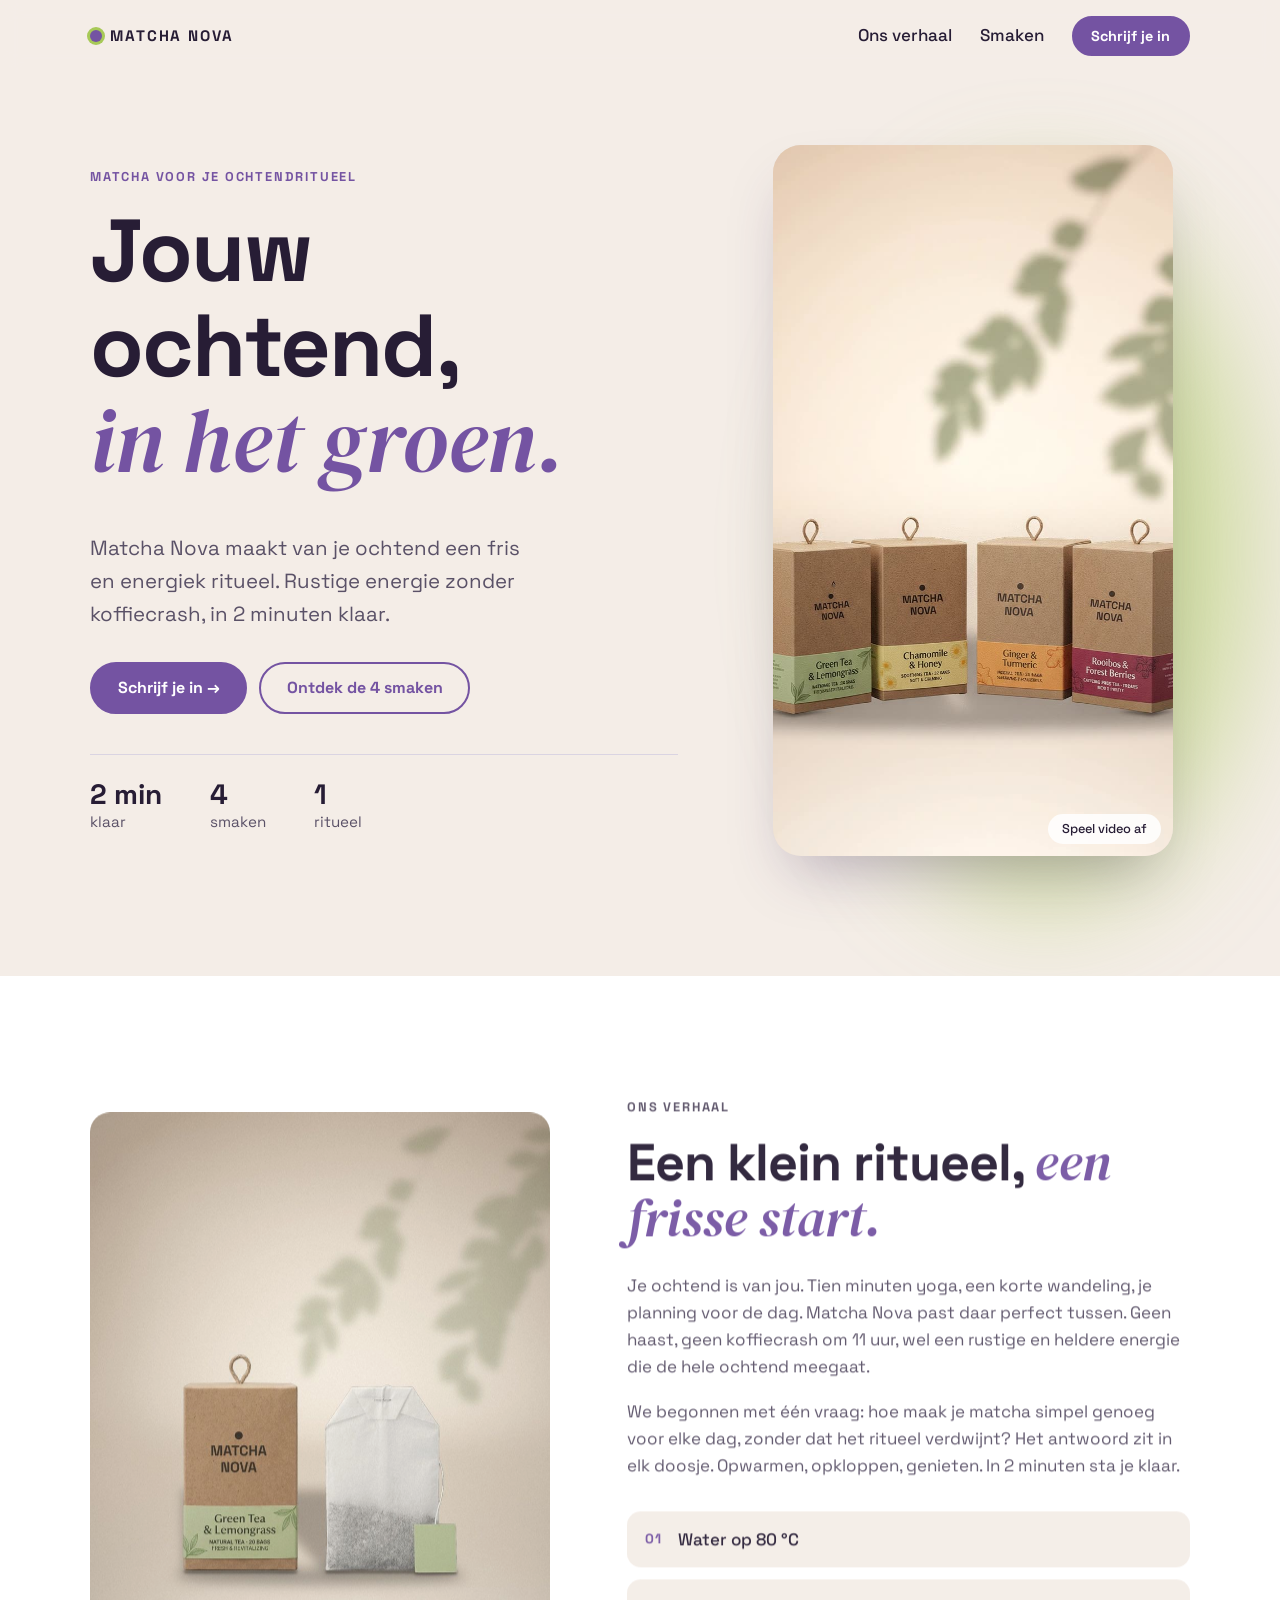
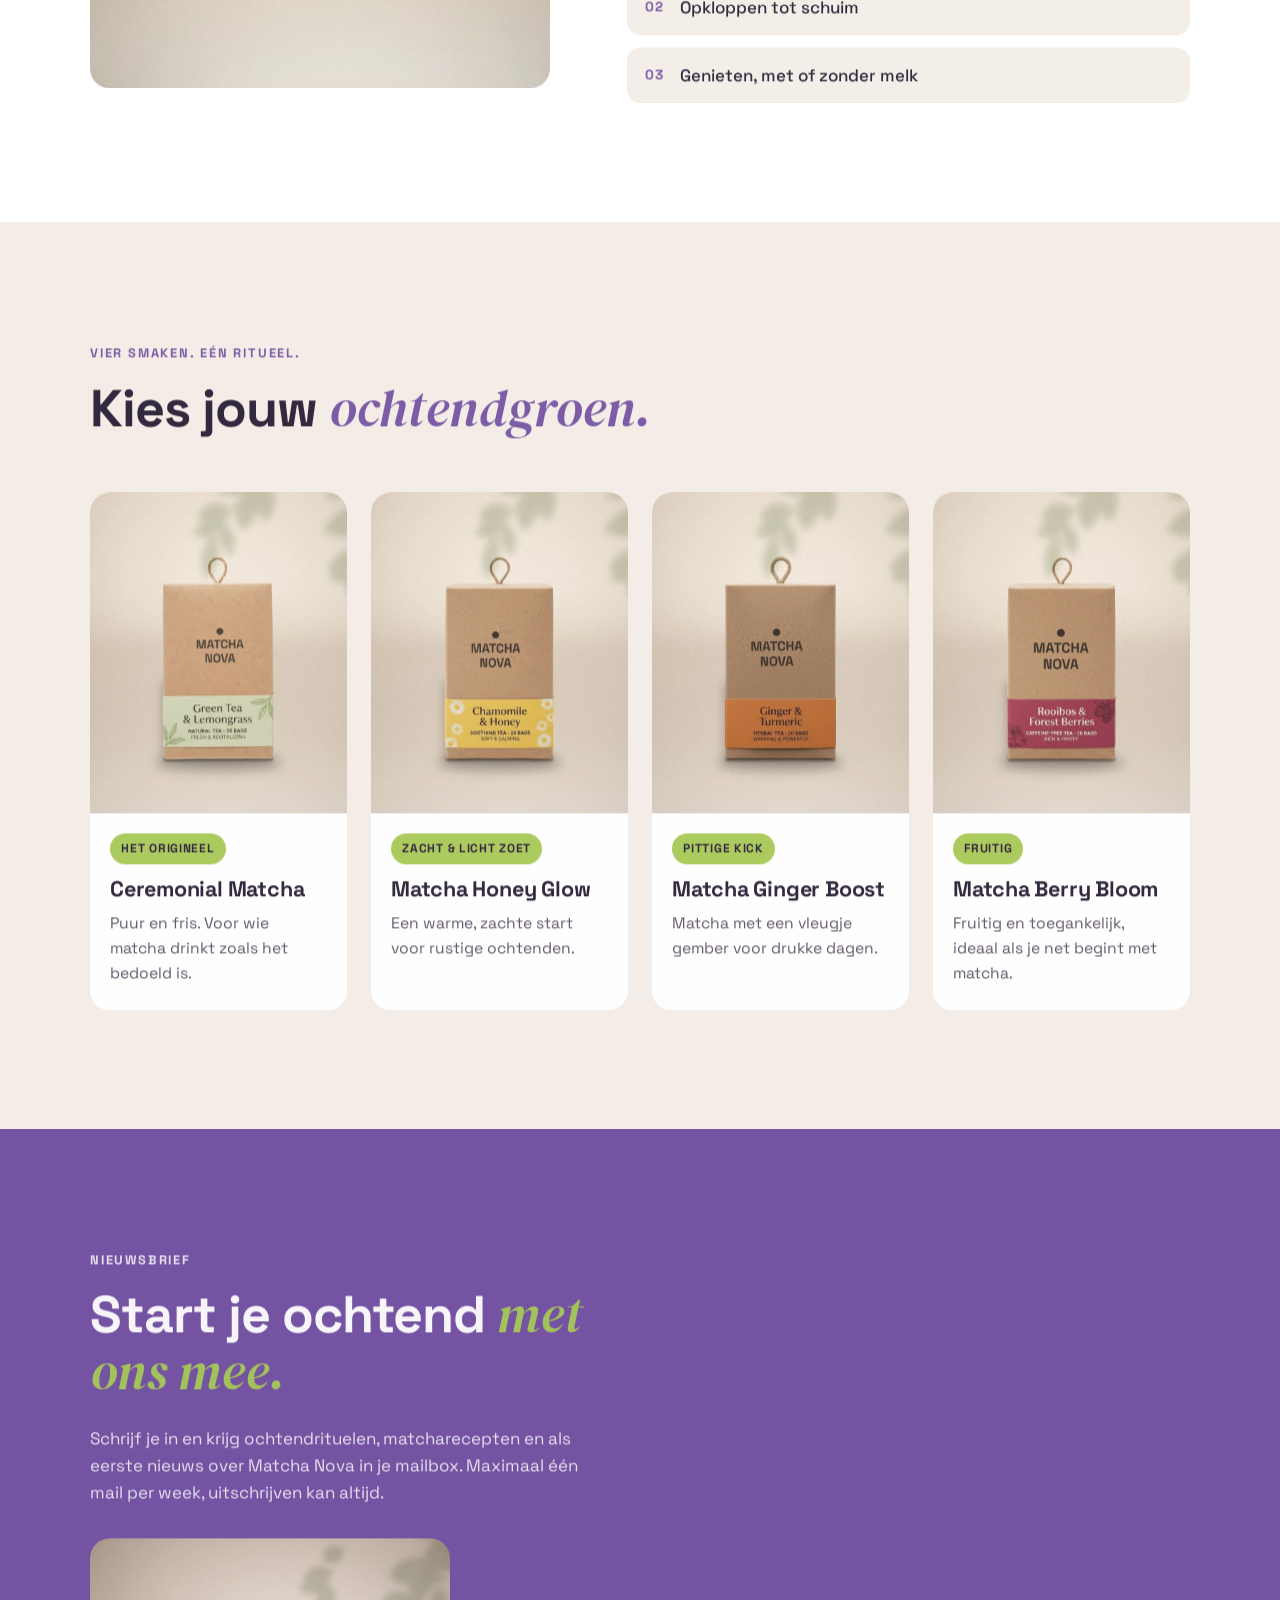
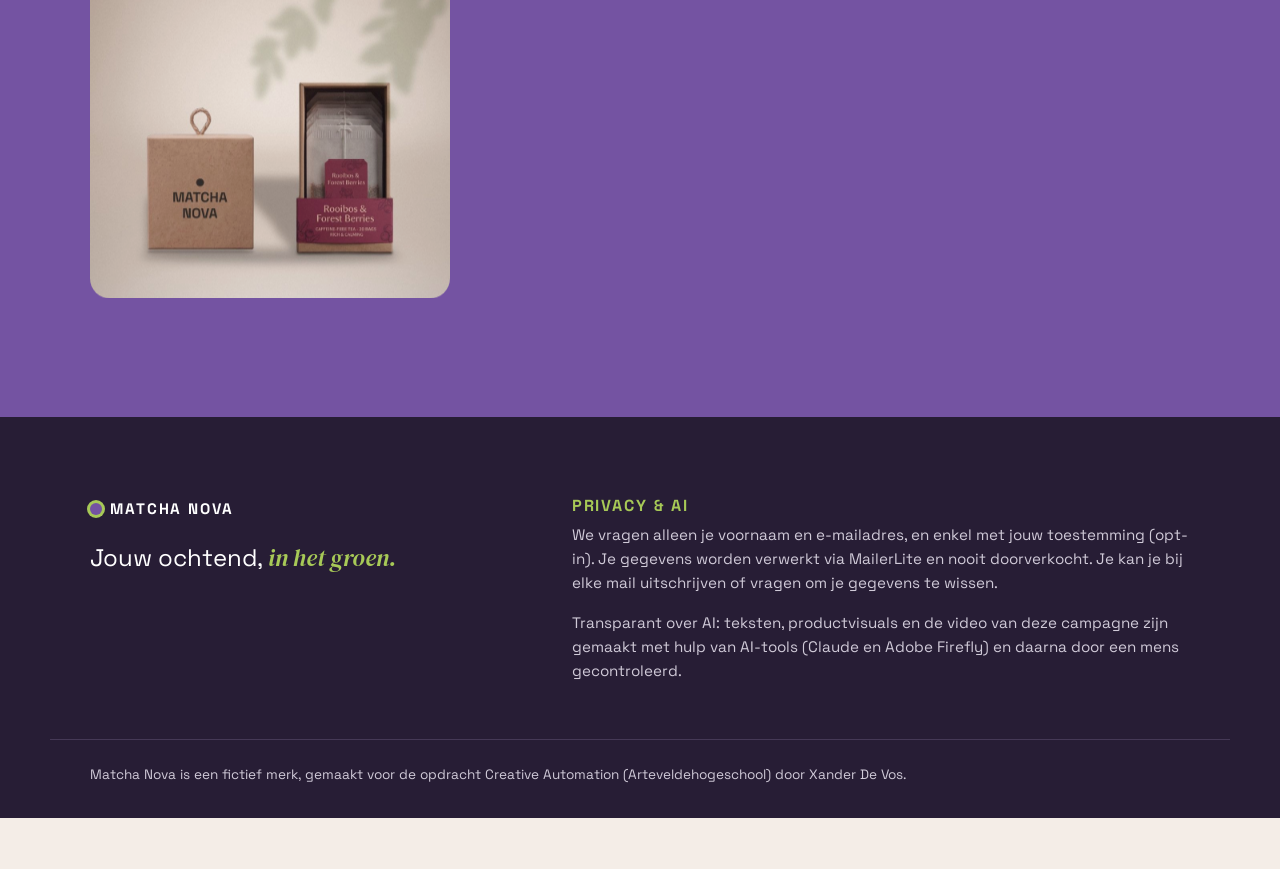
<file: index.html>
<!doctype html>
<html lang="nl">
<head>
<meta charset="utf-8">
<title>Matcha Nova</title>
<meta http-equiv="refresh" content="0; url=matcha-nova_github-upload/">
<link rel="canonical" href="matcha-nova_github-upload/">
</head>
<body>
<p><a href="matcha-nova_github-upload/">Naar de Matcha Nova-landingspagina</a></p>
</body>
</html>
</file>
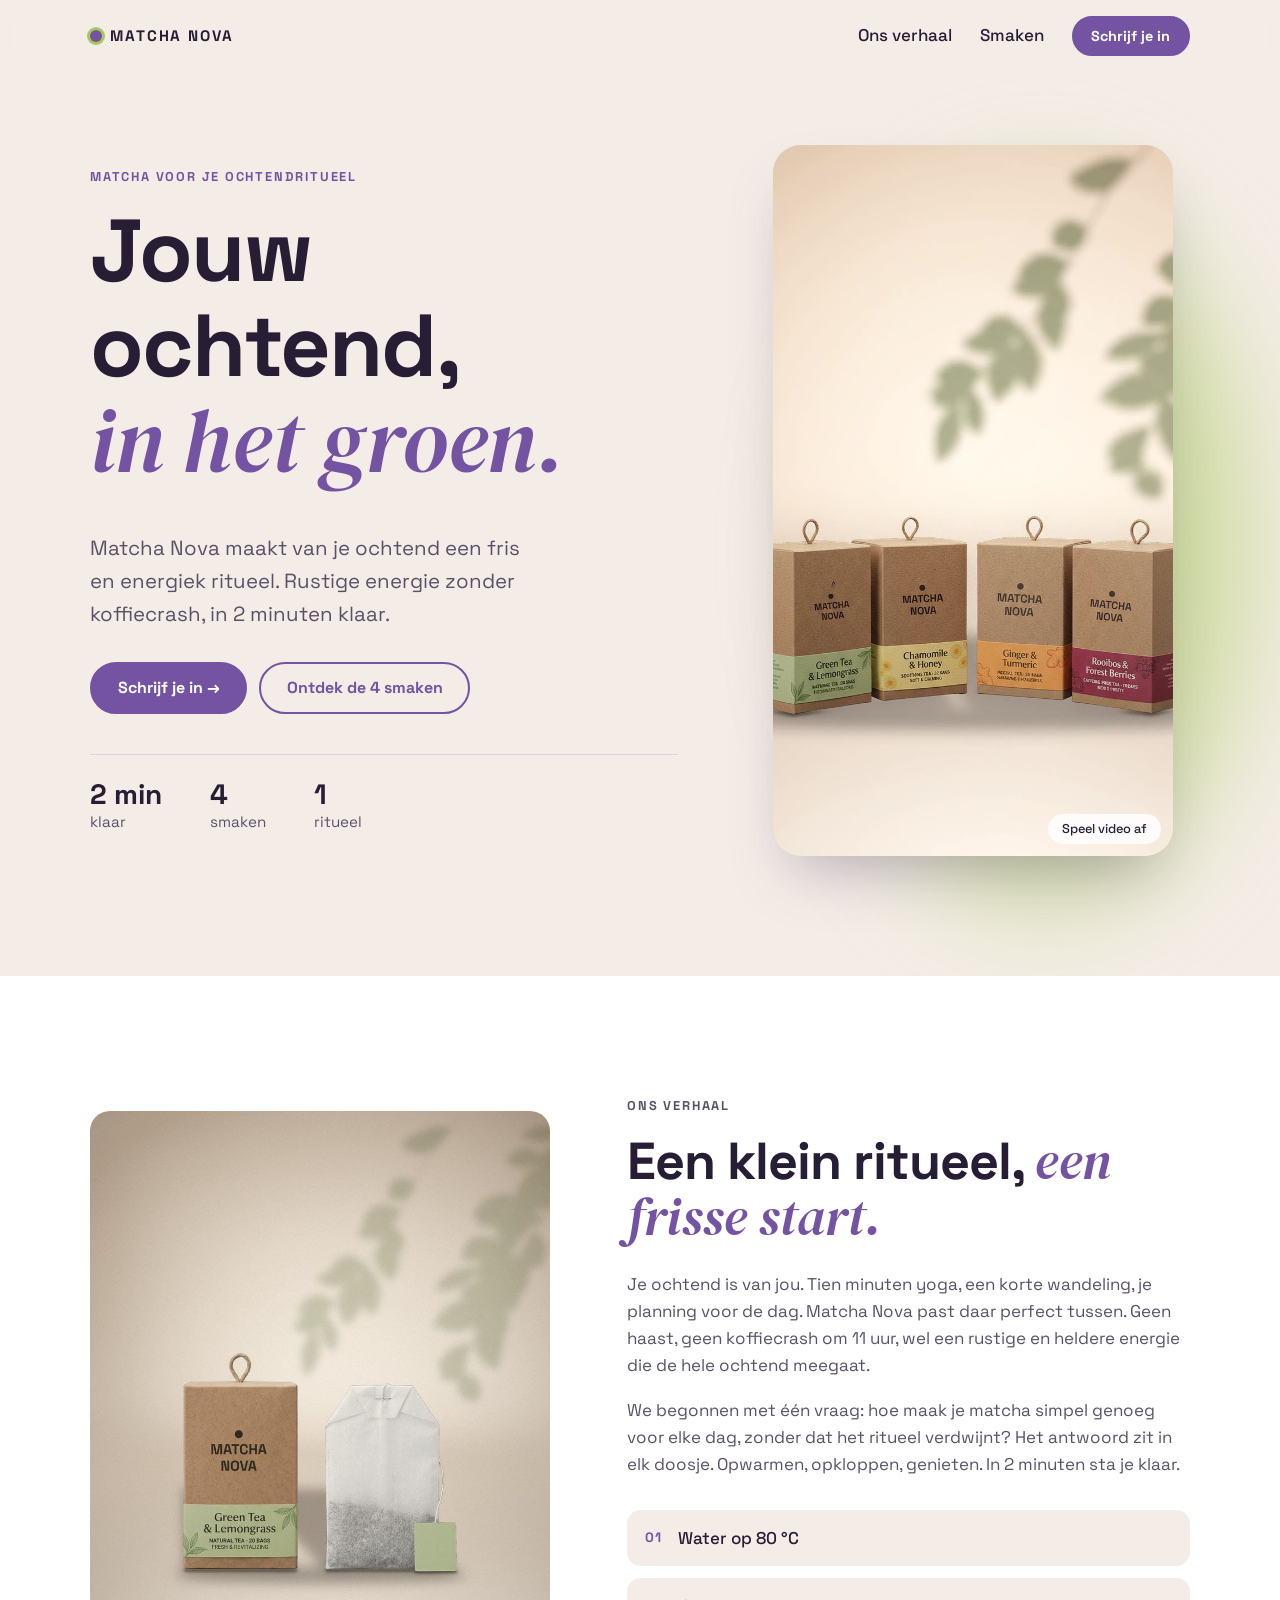
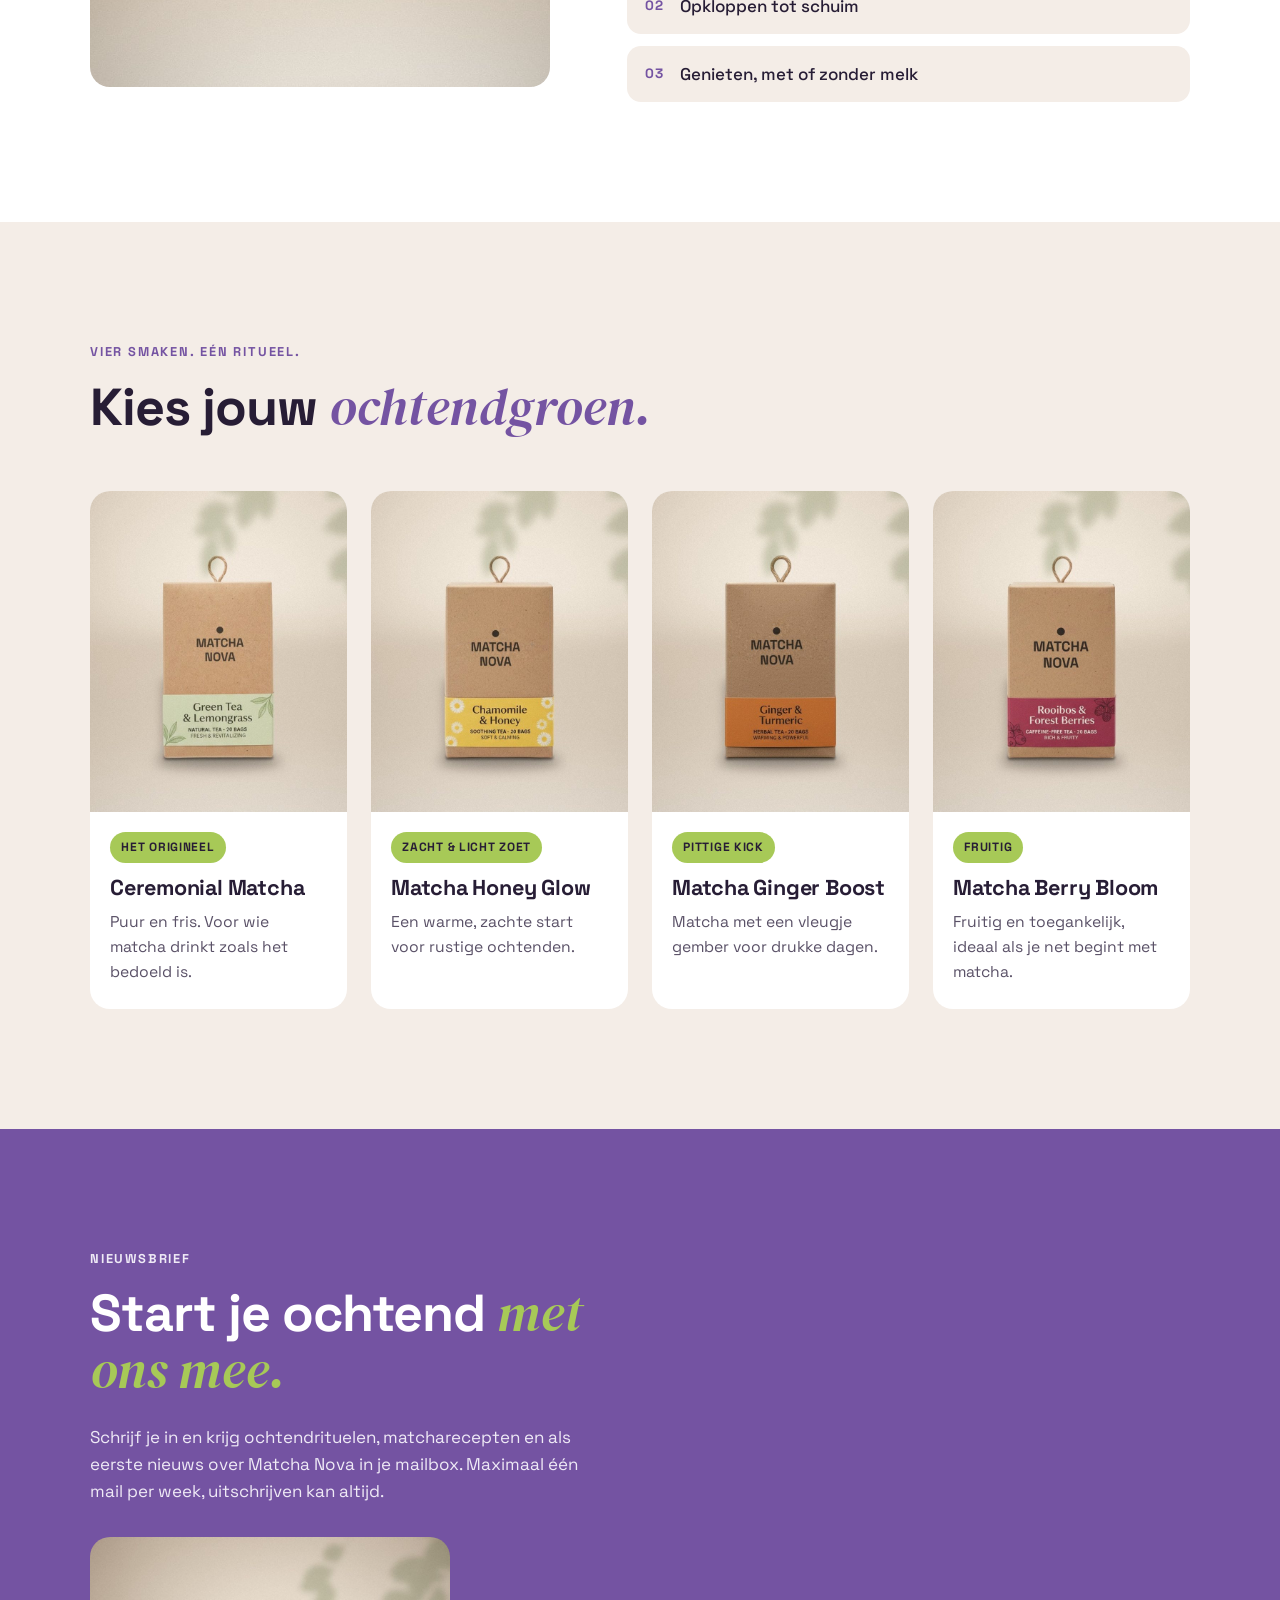
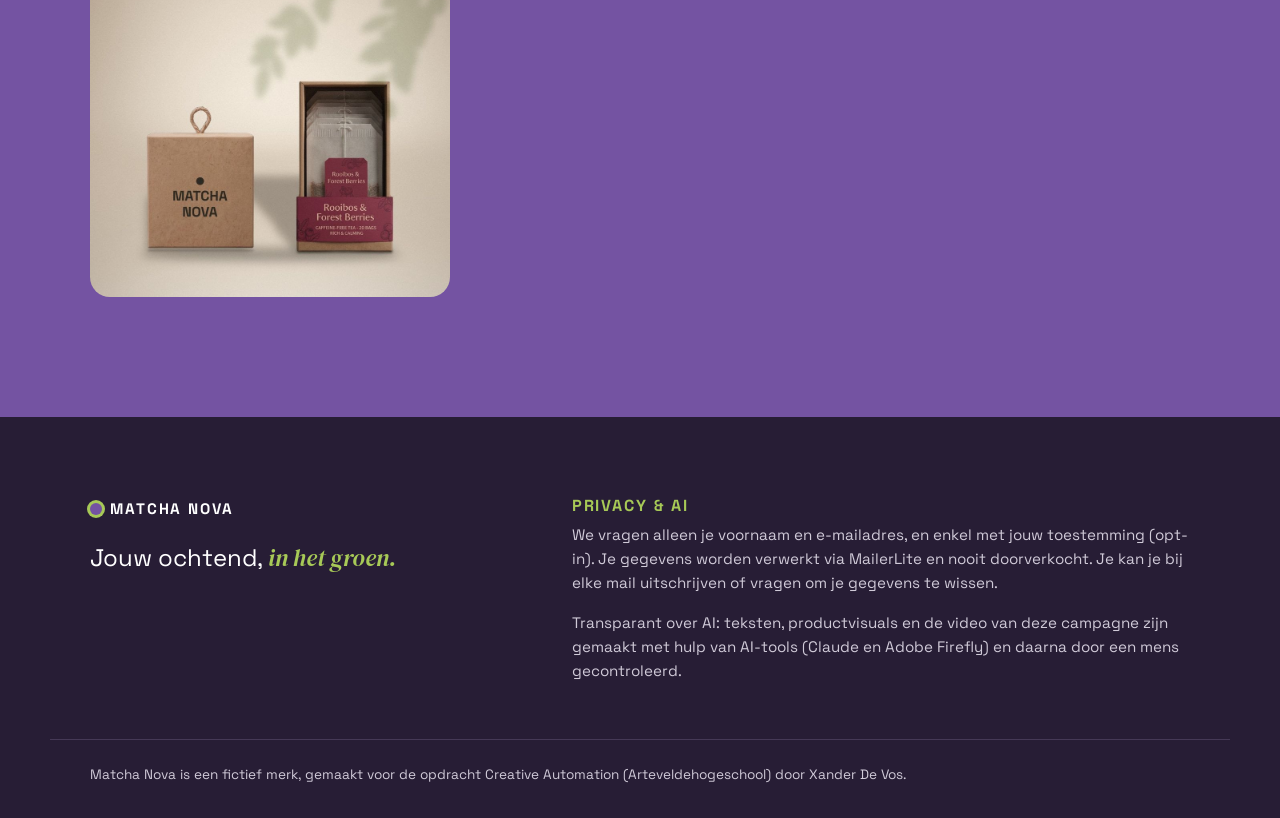
<file: matcha-nova_github-upload/index.html>
<!doctype html>
<html lang="nl">
<head>
  <meta charset="utf-8">
  <meta name="viewport" content="width=device-width, initial-scale=1">
  <title>Matcha Nova – Jouw ochtend, in het groen</title>
  <meta name="description" content="Matcha Nova maakt van je ochtend een fris en energiek ritueel. Ontdek vier smaken en schrijf je in voor de nieuwsbrief.">
  <meta name="theme-color" content="#7453A2">
  <meta property="og:title" content="Matcha Nova – Jouw ochtend, in het groen">
  <meta property="og:description" content="Rustige energie zonder crash, in 2 minuten klaar. Vier smaken, één ritueel.">
  <meta property="og:image" content="assets/img/merk_ritueel-theezakje.jpg">
  <link rel="icon" href="data:image/svg+xml,%3Csvg xmlns='http://www.w3.org/2000/svg' viewBox='0 0 32 32'%3E%3Ccircle cx='16' cy='16' r='16' fill='%237453A2'/%3E%3Ccircle cx='16' cy='16' r='6' fill='%23A7C957'/%3E%3C/svg%3E">
  <link rel="preload" href="assets/fonts/SG-700.ttf" as="font" type="font/ttf" crossorigin>
  <link rel="preload" href="assets/fonts/DMSerif-Italic.ttf" as="font" type="font/ttf" crossorigin>
  <link rel="stylesheet" href="css/style.css">

  <!-- MailerLite Universal -->
  <script>
    (function(w,d,e,u,f,l,n){w[f]=w[f]||function(){(w[f].q=w[f].q||[])
    .push(arguments);},l=d.createElement(e),l.async=1,l.src=u,
    n=d.getElementsByTagName(e)[0],n.parentNode.insertBefore(l,n);})
    (window,document,'script','https://assets.mailerlite.com/js/universal.js','ml');
    ml('account', '2785739');
  </script>
  <!-- End MailerLite Universal -->
</head>
<body>

  <a class="skip" href="#main">Naar de inhoud</a>

  <header class="nav">
    <div class="wrap nav__inner">
      <a class="logo" href="#top" aria-label="Matcha Nova, naar boven">
        <span class="logo__dot" aria-hidden="true"></span>MATCHA NOVA
      </a>
      <nav aria-label="Hoofdmenu">
        <ul class="nav__links">
          <li><a href="#merk">Ons verhaal</a></li>
          <li><a href="#smaken">Smaken</a></li>
          <li><a class="btn btn--small" href="#inschrijven">Schrijf je in</a></li>
        </ul>
      </nav>
    </div>
  </header>

  <main id="main">

    <!-- ===== HERO ===== -->
    <section class="hero" id="top">
      <div class="wrap hero__inner">
        <div class="hero__text">
          <p class="eyebrow">Matcha voor je ochtendritueel</p>
          <h1 class="hero__title">Jouw ochtend, <em>in het groen.</em></h1>
          <p class="hero__lead">Matcha Nova maakt van je ochtend een fris en energiek ritueel. Rustige energie zonder koffiecrash, in 2 minuten klaar.</p>
          <div class="hero__cta">
            <a class="btn" href="#inschrijven">Schrijf je in →</a>
            <a class="btn btn--ghost" href="#smaken">Ontdek de 4 smaken</a>
          </div>
          <ul class="hero__facts">
            <li><strong>2 min</strong> klaar</li>
            <li><strong>4</strong> smaken</li>
            <li><strong>1</strong> ritueel</li>
          </ul>
        </div>
        <div class="hero__media">
          <div class="video-frame">
            <video id="heroVideo" autoplay muted loop playsinline preload="metadata"
                   poster="assets/video/matcha-nova_hero-poster.jpg"
                   aria-label="Campagnevideo: vier Matcha Nova-doosjes in de vier smaken op een rij.">
              <source src="assets/video/matcha-nova_hero.mp4" type="video/mp4">
            </video>
            <button class="video-toggle" id="videoToggle" type="button" aria-pressed="false">Pauzeer video</button>
          </div>
        </div>
      </div>
    </section>

    <!-- ===== MERKVERHAAL ===== -->
    <section class="section story" id="merk">
      <div class="wrap story__inner">
        <figure class="story__img">
          <img src="assets/img/merk_ritueel-theezakje.jpg" width="900" height="1125" loading="lazy"
               alt="Een Matcha Nova-doosje met groene smaakband naast een theezakje.">
        </figure>
        <div class="story__text">
          <p class="eyebrow">Ons verhaal</p>
          <h2>Een klein ritueel, <em>een frisse start.</em></h2>
          <p>Je ochtend is van jou. Tien minuten yoga, een korte wandeling, je planning voor de dag. Matcha Nova past daar perfect tussen. Geen haast, geen koffiecrash om 11 uur, wel een rustige en heldere energie die de hele ochtend meegaat.</p>
          <p>We begonnen met één vraag: hoe maak je matcha simpel genoeg voor elke dag, zonder dat het ritueel verdwijnt? Het antwoord zit in elk doosje. Opwarmen, opkloppen, genieten. In 2 minuten sta je klaar.</p>
          <ol class="steps">
            <li><span>01</span> Water op 80 °C</li>
            <li><span>02</span> Opkloppen tot schuim</li>
            <li><span>03</span> Genieten, met of zonder melk</li>
          </ol>
        </div>
      </div>
    </section>

    <!-- ===== SMAKEN ===== -->
    <section class="section flavours" id="smaken">
      <div class="wrap">
        <div class="section__head">
          <p class="eyebrow">Vier smaken. Eén ritueel.</p>
          <h2>Kies jouw <em>ochtendgroen.</em></h2>
        </div>
        <ul class="cards">
          <li class="card card--green">
            <img src="assets/img/smaak_ceremonial-matcha.jpg" width="720" height="900" loading="lazy"
                 alt="Doosje Matcha Nova Ceremonial Matcha met groene smaakband.">
            <div class="card__body">
              <span class="tag">Het origineel</span>
              <h3>Ceremonial Matcha</h3>
              <p>Puur en fris. Voor wie matcha drinkt zoals het bedoeld is.</p>
            </div>
          </li>
          <li class="card card--yellow">
            <img src="assets/img/smaak_honey-glow.jpg" width="720" height="900" loading="lazy"
                 alt="Doosje Matcha Nova Honey Glow met gele smaakband.">
            <div class="card__body">
              <span class="tag">Zacht &amp; licht zoet</span>
              <h3>Matcha Honey Glow</h3>
              <p>Een warme, zachte start voor rustige ochtenden.</p>
            </div>
          </li>
          <li class="card card--orange">
            <img src="assets/img/smaak_ginger-boost.jpg" width="720" height="900" loading="lazy"
                 alt="Doosje Matcha Nova Ginger Boost met oranje smaakband.">
            <div class="card__body">
              <span class="tag">Pittige kick</span>
              <h3>Matcha Ginger Boost</h3>
              <p>Matcha met een vleugje gember voor drukke dagen.</p>
            </div>
          </li>
          <li class="card card--red">
            <img src="assets/img/smaak_berry-bloom.jpg" width="720" height="900" loading="lazy"
                 alt="Doosje Matcha Nova Berry Bloom met rode smaakband.">
            <div class="card__body">
              <span class="tag">Fruitig</span>
              <h3>Matcha Berry Bloom</h3>
              <p>Fruitig en toegankelijk, ideaal als je net begint met matcha.</p>
            </div>
          </li>
        </ul>
      </div>
    </section>

    <!-- ===== INSCHRIJVEN (MailerLite) ===== -->
    <section class="section signup" id="inschrijven">
      <div class="wrap signup__inner">
        <div class="signup__text">
          <p class="eyebrow eyebrow--light">Nieuwsbrief</p>
          <h2>Start je ochtend <em>met ons mee.</em></h2>
          <p>Schrijf je in en krijg ochtendrituelen, matcharecepten en als eerste nieuws over Matcha Nova in je mailbox. Maximaal één mail per week, uitschrijven kan altijd.</p>
          <img class="signup__img" src="assets/img/nieuwsbrief_open-doos.jpg" width="900" height="1125" loading="lazy"
               alt="Een gesloten Matcha Nova-doosje naast een open doos vol theezakjes.">
        </div>

        <div class="signup__form">
          <!-- MailerLite-formulier (voornaam, e-mail, opt-in), account 2785739, formulier seCkho.
               Het script "MailerLite Universal" in de <head> laadt het formulier in deze div. -->
          <!-- MAILERLITE-EMBED START -->
          <div class="ml-embedded" data-form="seCkho"></div>
          <!-- MAILERLITE-EMBED EINDE -->
          <noscript><p>Zet JavaScript aan om je in te schrijven voor de nieuwsbrief.</p></noscript>
        </div>
      </div>
    </section>

  </main>

  <footer class="footer">
    <div class="wrap footer__inner">
      <div>
        <a class="logo logo--light" href="#top"><span class="logo__dot" aria-hidden="true"></span>MATCHA NOVA</a>
        <p class="footer__tag">Jouw ochtend, <em>in het groen.</em></p>
      </div>
      <div id="privacy" class="footer__info">
        <h2>Privacy &amp; AI</h2>
        <p>We vragen alleen je voornaam en e-mailadres, en enkel met jouw toestemming (opt-in). Je gegevens worden verwerkt via MailerLite en nooit doorverkocht. Je kan je bij elke mail uitschrijven of vragen om je gegevens te wissen.</p>
        <p>Transparant over AI: teksten, productvisuals en de video van deze campagne zijn gemaakt met hulp van AI-tools (Claude en Adobe Firefly) en daarna door een mens gecontroleerd.</p>
      </div>
    </div>
    <div class="wrap footer__bottom">
      <p>Matcha Nova is een fictief merk, gemaakt voor de opdracht Creative Automation (Arteveldehogeschool) door Xander De Vos.</p>
    </div>
  </footer>

  <script src="js/main.js"></script>
</body>
</html>
</file>
<file: matcha-nova_github-upload/css/style.css>
/* =========================================================
   Matcha Nova – landingspagina
   Vaste huisstijl: paars hsl(265,32%,48%), matchagroen #A7C957,
   warm crème #F4EDE7, Space Grotesk + DM Serif Display.
   Fonts staan lokaal (geen externe Google Fonts-call, GDPR-vriendelijk).
   ========================================================= */

@font-face { font-family: "Space Grotesk"; src: url("../assets/fonts/SG-400.ttf") format("truetype"); font-weight: 400; font-display: swap; }
@font-face { font-family: "Space Grotesk"; src: url("../assets/fonts/SG-500.ttf") format("truetype"); font-weight: 500; font-display: swap; }
@font-face { font-family: "Space Grotesk"; src: url("../assets/fonts/SG-700.ttf") format("truetype"); font-weight: 700; font-display: swap; }
@font-face { font-family: "DM Serif Display"; src: url("../assets/fonts/DMSerif-Regular.ttf") format("truetype"); font-weight: 400; font-style: normal; font-display: swap; }
@font-face { font-family: "DM Serif Display"; src: url("../assets/fonts/DMSerif-Italic.ttf") format("truetype"); font-weight: 400; font-style: italic; font-display: swap; }

:root {
  --paars: hsl(265, 32%, 48%);
  --groen: #A7C957;
  --creme: #F4EDE7;
  --inkt: hsl(265, 30%, 16%);          /* donkere tekstkleur, afgeleid van het paars */
  --inkt-zacht: hsl(265, 12%, 36%);
  --wit: #fff;
  --lijn: hsl(265, 20%, 86%);

  --font-sans: "Space Grotesk", system-ui, -apple-system, "Segoe UI", sans-serif;
  --font-serif: "DM Serif Display", Georgia, serif;

  --radius: 20px;
  --wrap: 1180px;
  --gutter: clamp(16px, 4vw, 40px);
  --section: clamp(64px, 10vw, 120px);
}

*, *::before, *::after { box-sizing: border-box; }
html { scroll-behavior: smooth; scroll-padding-top: 80px; }
body {
  margin: 0;
  font-family: var(--font-sans);
  font-size: 1.0625rem;
  line-height: 1.6;
  color: var(--inkt);
  background: var(--creme);
  -webkit-font-smoothing: antialiased;
}
img, video { display: block; max-width: 100%; height: auto; }
a { color: var(--paars); }
h1, h2, h3 { margin: 0 0 .5em; line-height: 1.08; font-weight: 700; letter-spacing: -0.02em; }
h2 { font-size: clamp(2rem, 4.5vw, 3.25rem); }
h3 { font-size: 1.35rem; letter-spacing: -0.01em; }
h1 em, h2 em, .footer__tag em {
  font-family: var(--font-serif);
  font-style: italic;
  font-weight: 400;
  color: var(--paars);
  letter-spacing: 0;
}
p { margin: 0 0 1em; }

.wrap { width: 100%; max-width: var(--wrap); margin: 0 auto; padding: 0 var(--gutter); }
.section { padding: var(--section) 0; }

.skip { position: absolute; left: -999px; top: 8px; background: var(--paars); color: var(--wit); padding: 8px 14px; border-radius: 8px; z-index: 100; }
.skip:focus { left: 8px; }

.eyebrow {
  font-size: .8rem; font-weight: 700; letter-spacing: .14em; text-transform: uppercase;
  color: var(--paars); margin-bottom: 1rem;
}
.eyebrow--light { color: var(--groen); }

/* ---------- Knoppen ---------- */
.btn {
  display: inline-flex; align-items: center; justify-content: center; gap: .4em;
  font: 700 1rem/1 var(--font-sans);
  padding: 1rem 1.6rem; border-radius: 999px; border: 2px solid var(--paars);
  background: var(--paars); color: var(--wit); text-decoration: none; cursor: pointer;
  transition: transform .2s ease, background-color .2s ease, color .2s ease;
}
.btn:hover { transform: translateY(-2px); background: hsl(265, 32%, 40%); border-color: hsl(265, 32%, 40%); }
.btn:focus-visible, a:focus-visible, input:focus-visible, button:focus-visible { outline: 3px solid var(--groen); outline-offset: 3px; }
.btn--ghost { background: transparent; color: var(--paars); }
.btn--ghost:hover { background: var(--paars); color: var(--wit); }
.btn--small { padding: .7rem 1.1rem; font-size: .9rem; }
.btn--green { background: var(--groen); border-color: var(--groen); color: var(--inkt); width: 100%; }
.btn--green:hover { background: hsl(78, 51%, 50%); border-color: hsl(78, 51%, 50%); }

/* ---------- Navigatie ---------- */
.nav {
  position: sticky; top: 0; z-index: 50;
  background: color-mix(in srgb, var(--creme) 88%, transparent);
  backdrop-filter: blur(10px); -webkit-backdrop-filter: blur(10px);
  border-bottom: 1px solid transparent; transition: border-color .2s;
}
.nav.is-scrolled { border-bottom-color: var(--lijn); }
.nav__inner { display: flex; align-items: center; justify-content: space-between; height: 72px; }
.logo { display: inline-flex; align-items: center; gap: .55em; font-weight: 700; letter-spacing: .12em; font-size: .95rem; color: var(--inkt); text-decoration: none; }
.logo__dot { width: 12px; height: 12px; border-radius: 50%; background: var(--paars); box-shadow: 0 0 0 3px var(--groen); }
.logo--light { color: var(--wit); }
.nav__links { display: flex; align-items: center; gap: 1.75rem; list-style: none; margin: 0; padding: 0; }
.nav__links a:not(.btn) { color: var(--inkt); text-decoration: none; font-weight: 500; }
.nav__links a:not(.btn):hover { color: var(--paars); }

/* ---------- Hero ---------- */
.hero { padding: clamp(32px, 6vw, 72px) 0 var(--section); overflow: hidden; }
.hero__inner { display: grid; grid-template-columns: 1.15fr .85fr; gap: clamp(32px, 6vw, 80px); align-items: center; }
.hero__title { font-size: clamp(2.75rem, 7vw, 5.5rem); }
.hero__title em { display: block; }
.hero__lead { font-size: clamp(1.1rem, 1.6vw, 1.3rem); color: var(--inkt-zacht); max-width: 34ch; }
.hero__cta { display: flex; flex-wrap: wrap; gap: .75rem; margin: 2rem 0 2.5rem; }
.hero__facts { display: flex; gap: clamp(1.5rem, 4vw, 3rem); list-style: none; padding: 1.5rem 0 0; margin: 0; border-top: 1px solid var(--lijn); color: var(--inkt-zacht); font-size: .95rem; }
.hero__facts strong { display: block; font-size: 1.75rem; color: var(--inkt); line-height: 1.1; }

.hero__media { position: relative; justify-self: center; width: 100%; max-width: 400px; }
.hero__media::before {
  content: ""; position: absolute; inset: 8% -18% -6% 18%; border-radius: 50%;
  background: var(--groen); opacity: .55; filter: blur(60px); z-index: -1;
}
.video-frame { position: relative; aspect-ratio: 9 / 16; border-radius: 28px; overflow: hidden; background: #e9e0d6; box-shadow: 0 30px 60px -20px hsl(265 32% 30% / .35); }
.video-frame video { width: 100%; height: 100%; object-fit: cover; }
.video-toggle {
  position: absolute; right: 12px; bottom: 12px;
  font: 500 .8rem/1 var(--font-sans); padding: .55rem .85rem; border: 0; border-radius: 999px;
  background: hsl(0 0% 100% / .85); color: var(--inkt); cursor: pointer;
}

/* ---------- Merkverhaal ---------- */
.story { background: var(--wit); }
.story__inner { display: grid; grid-template-columns: .9fr 1.1fr; gap: clamp(32px, 6vw, 88px); align-items: center; }
.story__img { margin: 0; border-radius: var(--radius); overflow: hidden; }
.story__img img { width: 100%; aspect-ratio: 4 / 5; object-fit: cover; }
.story__text p { color: var(--inkt-zacht); max-width: 56ch; }
.steps { list-style: none; padding: 0; margin: 2rem 0 0; display: grid; gap: .75rem; }
.steps li { display: flex; align-items: center; gap: 1rem; font-weight: 500; padding: .9rem 1.1rem; border-radius: 14px; background: var(--creme); }
.steps span { font-weight: 700; color: var(--paars); font-size: .85rem; letter-spacing: .08em; }

/* ---------- Smaken ---------- */
.section__head { max-width: 640px; margin-bottom: clamp(32px, 5vw, 56px); }
.cards { list-style: none; margin: 0; padding: 0; display: grid; grid-template-columns: repeat(4, 1fr); gap: clamp(16px, 2vw, 24px); }
.card { background: var(--wit); border-radius: var(--radius); overflow: hidden; display: flex; flex-direction: column; transition: transform .25s ease, box-shadow .25s ease; }
.card:hover { transform: translateY(-6px); box-shadow: 0 24px 40px -24px hsl(265 32% 30% / .4); }
.card img { width: 100%; aspect-ratio: 4 / 5; object-fit: cover; }
.card__body { padding: 1.25rem 1.25rem 1.5rem; }
.card__body p { color: var(--inkt-zacht); font-size: .98rem; margin: 0; }
.tag { display: inline-block; font-size: .75rem; font-weight: 700; letter-spacing: .06em; text-transform: uppercase; padding: .35rem .7rem; border-radius: 999px; background: var(--groen); color: var(--inkt); margin-bottom: .8rem; }

/* ---------- Inschrijven ---------- */
.signup { background: var(--paars); color: var(--wit); }
.signup h2 em { color: var(--groen); }
.signup__inner { display: grid; grid-template-columns: 1fr 1fr; gap: clamp(32px, 6vw, 80px); align-items: center; }
.signup__text p { color: hsl(265 40% 94%); max-width: 46ch; }
.signup__img { margin-top: 2rem; width: 100%; max-width: 360px; aspect-ratio: 1 / 1; object-fit: cover; border-radius: var(--radius); }

.signup__form { min-height: 200px; }
.signup__form noscript p { background: var(--creme); color: var(--inkt); padding: 1rem; border-radius: 12px; }

/* MailerLite-embed laten aansluiten bij de huisstijl (het formulier zelf wordt door MailerLite geladen) */
.signup__form .ml-form-embedWrapper { font-family: var(--font-sans) !important; border-radius: 24px !important; overflow: hidden; }
.signup__form .ml-form-embedWrapper h4, .signup__form .ml-form-embedWrapper p, .signup__form .ml-form-embedWrapper input { font-family: var(--font-sans) !important; }
.signup__form .ml-form-embedSubmit button.primary { background: var(--groen) !important; color: var(--inkt) !important; font-family: var(--font-sans) !important; font-weight: 700 !important; border-radius: 999px !important; }

/* ---------- Footer ---------- */
.footer { background: var(--inkt); color: hsl(265 15% 82%); padding: clamp(48px, 7vw, 80px) 0 32px; font-size: .95rem; }
.footer__inner { display: grid; grid-template-columns: 1fr 1.4fr; gap: 40px; }
.footer__tag { font-size: 1.5rem; color: var(--wit); margin-top: 1rem; }
.footer__tag em { color: var(--groen); }
.footer__info h2 { font-size: 1rem; letter-spacing: .12em; text-transform: uppercase; color: var(--groen); }
.footer__info p { max-width: 62ch; }
.footer__bottom { border-top: 1px solid hsl(265 20% 28%); margin-top: 40px; padding-top: 24px; font-size: .85rem; }
.footer__bottom p { margin: 0; }

/* ---------- Scroll-animatie ---------- */
.reveal { opacity: 0; transform: translateY(24px); transition: opacity .7s ease, transform .7s ease; }
.reveal.is-visible { opacity: 1; transform: none; }

/* ---------- Responsive ---------- */
@media (max-width: 1024px) {
  .cards { grid-template-columns: repeat(2, 1fr); }
}
@media (max-width: 860px) {
  .hero__inner, .story__inner, .signup__inner, .footer__inner { grid-template-columns: 1fr; }
  .hero__media { max-width: 340px; }
  .story__img { max-width: 520px; }
  .signup__img { display: none; }
  .nav__links li:not(:last-child) { display: none; }
}
@media (max-width: 520px) {
  body { font-size: 1rem; }
  .cards { grid-template-columns: 1fr; }
  .card { display: grid; grid-template-columns: 120px 1fr; }
  .card img { height: 100%; aspect-ratio: auto; }
  .card__body { padding: 1rem; }
  .hero__cta .btn { flex: 1 1 100%; }
  .hero__media { max-width: 280px; }
}
@media (prefers-reduced-motion: reduce) {
  html { scroll-behavior: auto; }
  *, *::before, *::after { transition: none !important; animation: none !important; }
  .reveal { opacity: 1; transform: none; }
}
</file>
